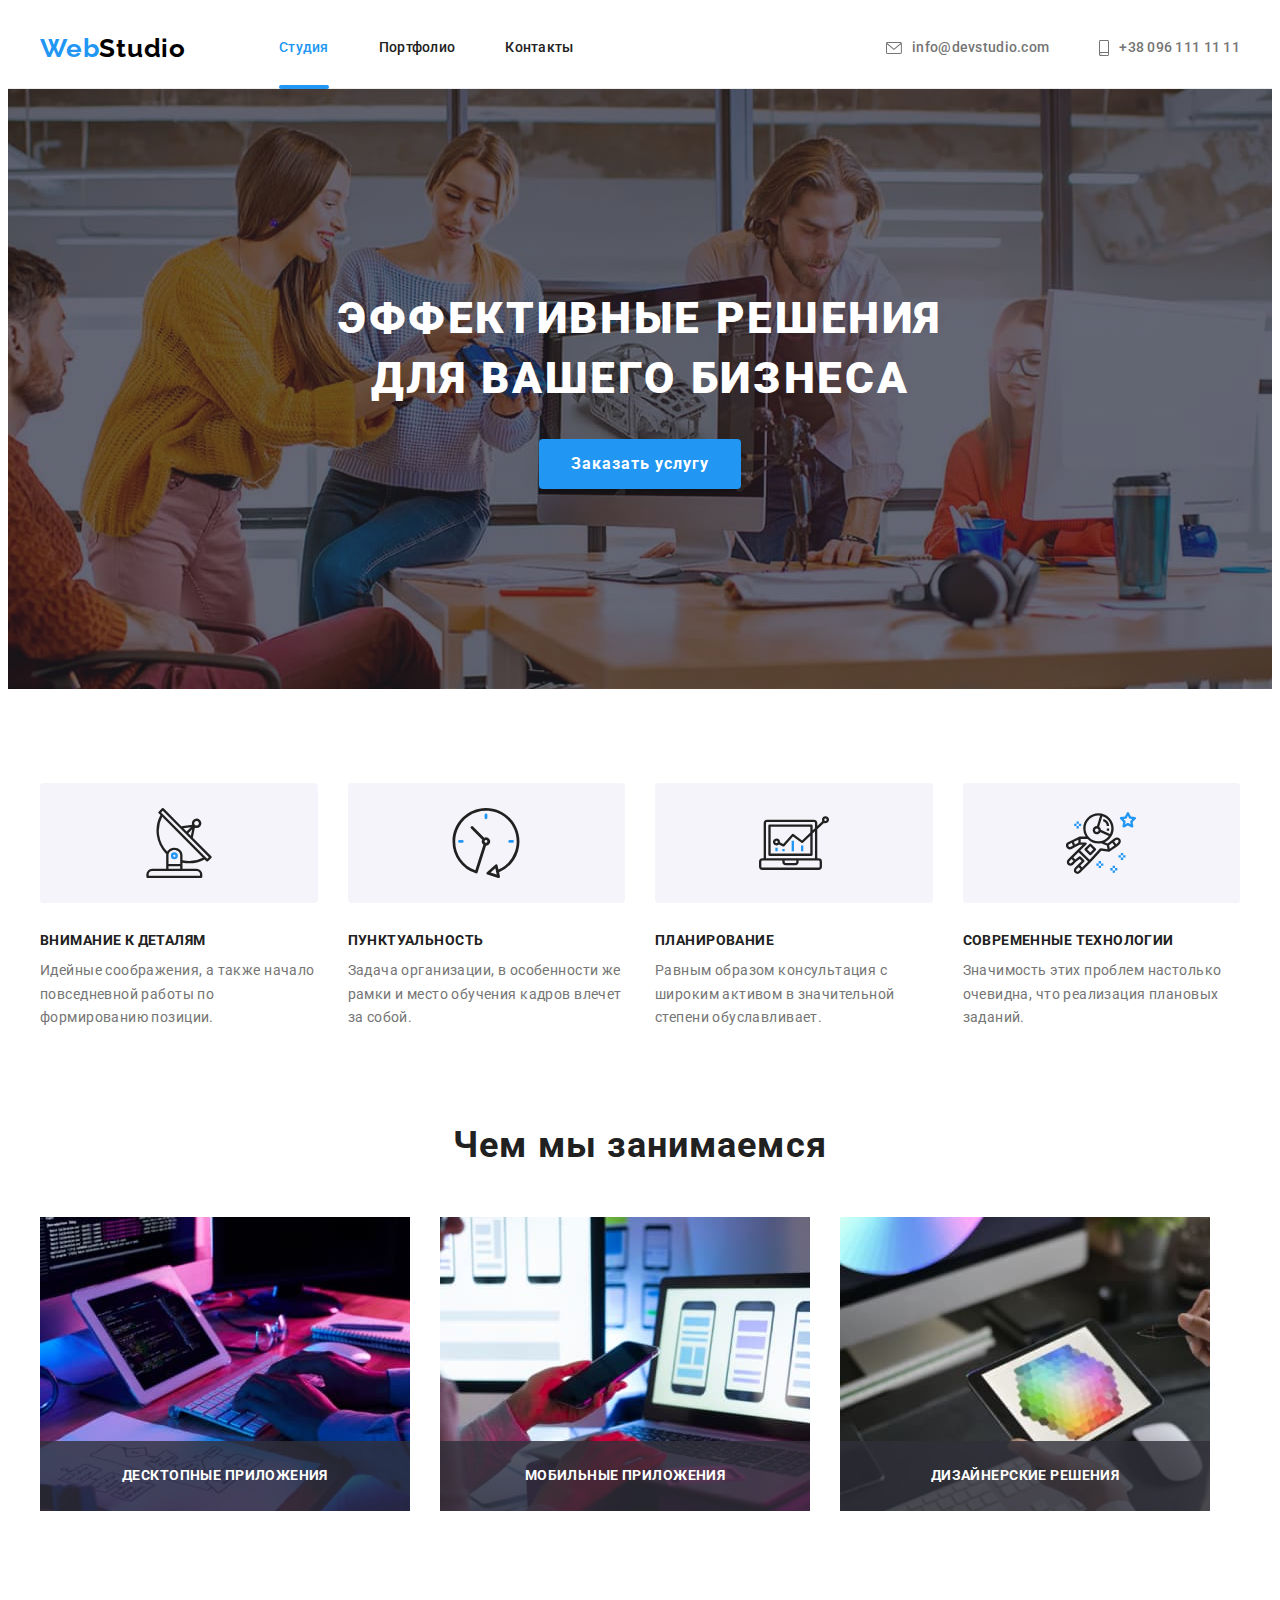
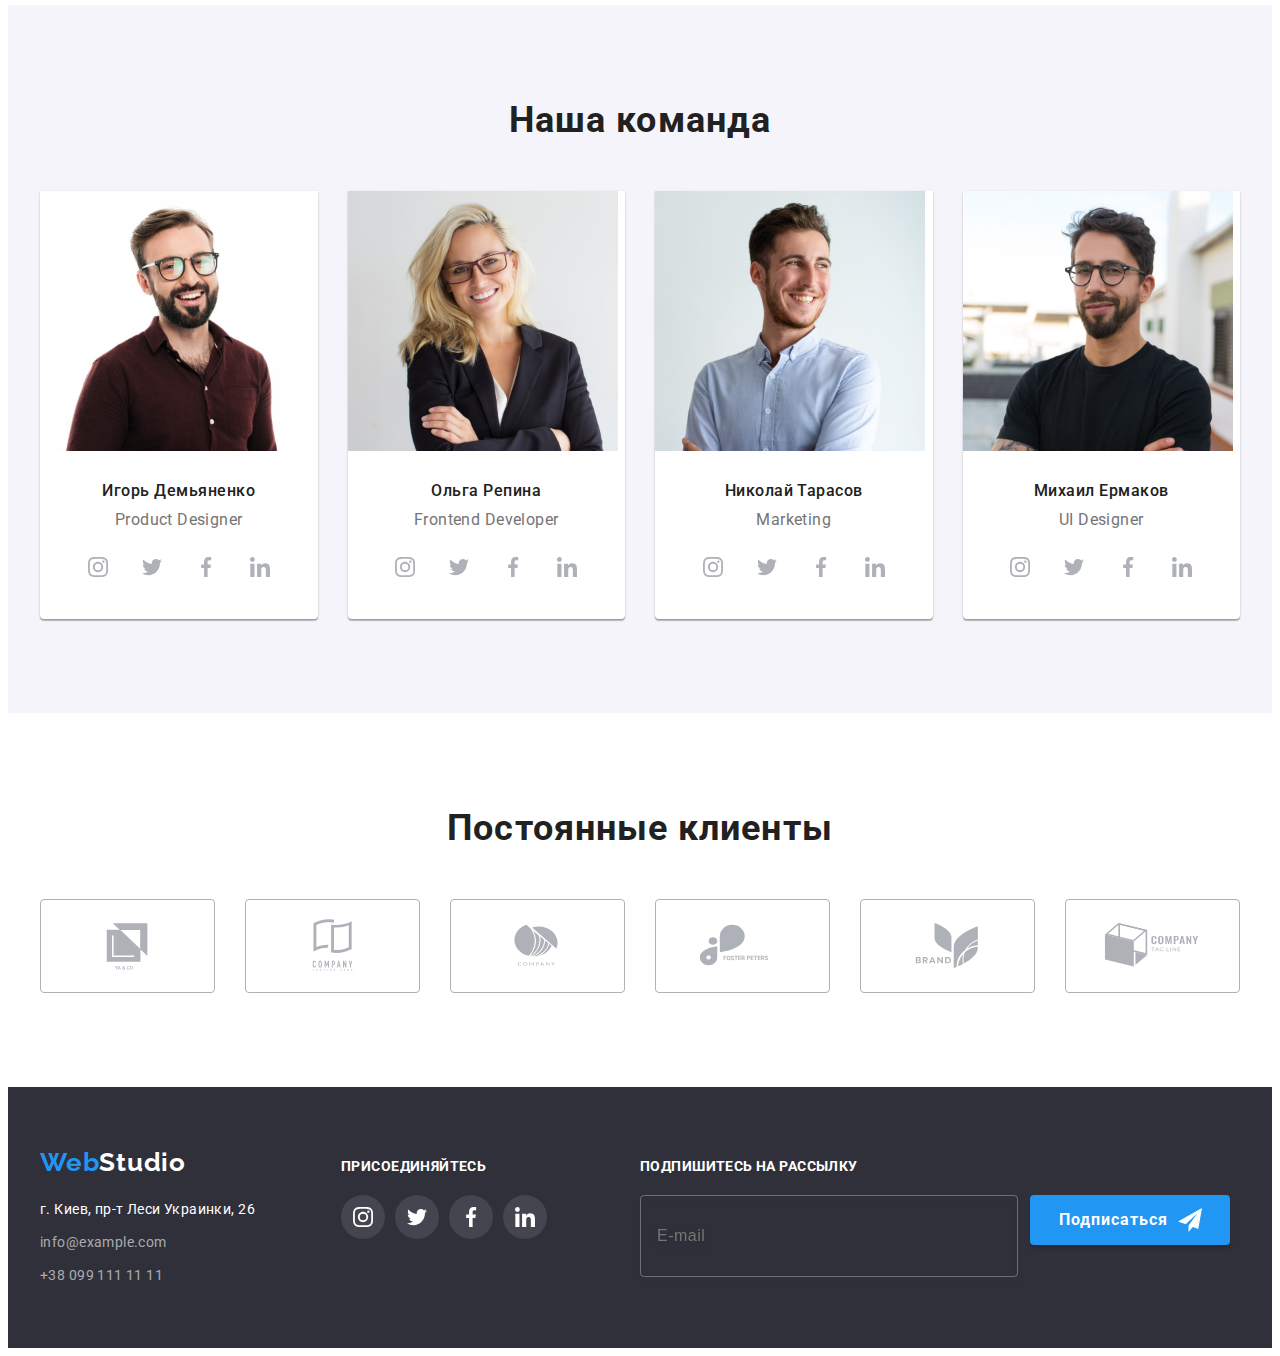
<file: index.html>
<!DOCTYPE html>
<html lang="ru">
  <head>
    <meta charset="UTF-8" />
    <meta http-equiv="X-UA-Compatible" content="IE=edge" />
    <meta name="viewport" content="width=device-width, initial-scale=1.0" />
    <link rel="preconnect" href="https://fonts.googleapis.com" />
    <link rel="preconnect" href="https://fonts.gstatic.com" crossorigin />
    <link
      href="https://fonts.googleapis.com/css2?family=Raleway:wght@700&family=Roboto:wght@400;500;700;900&display=swap"
      rel="stylesheet"
    />
    <title>Студия</title>
    <link
      rel="stylesheet"
      href="https://cdnjs.cloudflare.com/ajax/libs/modern-normalize/1.1.0/modern-normalize.min.css"
      integrity="sha512-wpPYUAdjBVSE4KJnH1VR1HeZfpl1ub8YT/NKx4PuQ5NmX2tKuGu6U/JRp5y+Y8XG2tV+wKQpNHVUX03MfMFn9Q=="
      crossorigin="anonymous"
      referrerpolicy="no-referrer"
    />
    <link rel="stylesheet" href="./css/styles.css" />
  </head>
  <body>
    <!-- Шапка сайта -->
    <header class="header">
      <div class="container">
        <a class="header-logo link" lang="en" href="./index.html"
          >Web<span class="logo-top">Studio</span></a
        >
        <nav class="header-nav">
          <ul class="header-list list">
            <li class="header-item">
              <a class="header-link link current" href="./index.html">Студия</a>
            </li>
            <li class="header-item">
              <a class="header-link link" href="./portfolio.html">Портфолио</a>
            </li>
            <li class="header-item">
              <a class="header-link link" href="">Контакты</a>
            </li>
          </ul>
        </nav>
        <ul class="header-contacts list">
          <li class="header-item">
            <a class="header-link link" href="mailto:info@devstudio.com"
              ><svg class="header-link-icon" width="16" height="12">
                <use href="./images/icons.svg#icon-envelope"></use></svg
              >info@devstudio.com</a
            >
          </li>
          <li class="header-item">
            <a class="header-link link" href="tel:+380961111111"
              ><svg class="header-link-icon" width="10" height="16">
                <use href="./images/icons.svg#icon-smartphone"></use></svg
              >+38 096 111 11 11</a
            >
          </li>
        </ul>
      </div>
    </header>
    <!-- Уникальный контент страницы -->
    <main>
      <!-- Герой -->
      <section class="hero">
        <div class="container">
          <h1 class="hero-title">Эффективные решения для вашего бизнеса</h1>
          <div class="hero-modal">
            <button class="hero-button btn" type="button" data-modal-open>Заказать услугу</button>
          </div>
        </div>
      </section>
      <!-- Преимущества компании -->
      <section class="advantages section">
        <div class="container">
          <h2 class="visually-hidden">Наши преимущества</h2>
          <ul class="advantages-list list">
            <li class="advantages-item">
              <div class="advantages-item-top">
                <svg class="advantages-item-top-icon" width="70" height="70">
                  <use href="./images/icons.svg#icon-antenna"></use>
                </svg>
              </div>
              <h3 class="advantages-item-title">Внимание к деталям</h3>
              <p class="advantages-item-text">
                Идейные соображения, а также начало повседневной работы по формированию позиции.
              </p>
            </li>
            <li class="advantages-item">
              <div class="advantages-item-top">
                <svg class="advantages-item-top-icon" width="70" height="70">
                  <use href="./images/icons.svg#icon-clock"></use>
                </svg>
              </div>
              <h3 class="advantages-item-title">Пунктуальность</h3>
              <p class="advantages-item-text">
                Задача организации, в особенности же рамки и место обучения кадров влечет за собой.
              </p>
            </li>
            <li class="advantages-item">
              <div class="advantages-item-top">
                <svg class="advantages-item-top-icon" width="70" height="70">
                  <use href="./images/icons.svg#icon-diagram"></use>
                </svg>
              </div>
              <h3 class="advantages-item-title">Планирование</h3>
              <p class="advantages-item-text">
                Равным образом консультация с широким активом в значительной степени обуславливает.
              </p>
            </li>
            <li class="advantages-item">
              <div class="advantages-item-top">
                <svg class="advantages-item-top-icon" width="70" height="70">
                  <use href="./images/icons.svg#icon-astronaut"></use>
                </svg>
              </div>
              <h3 class="advantages-item-title">Современные технологии</h3>
              <p class="advantages-item-text">
                Значимость этих проблем настолько очевидна, что реализация плановых заданий.
              </p>
            </li>
          </ul>
        </div>
      </section>
      <!-- Услуги компании -->
      <section class="activity section">
        <div class="container">
          <h2 class="activity-title">Чем мы занимаемся</h2>
          <ul class="activity-list list">
            <li class="activity-item">
              <div class="activity-item-content">
                <img
                  class="activity-item-content-image img"
                  src="./images/image-1.jpg"
                  alt="Написание сайтов"
                  width="370"
                  height="294"
                />
                <p class="activity-item-text">Десктопные приложения</p>
              </div>
            </li>
            <li class="activity-item">
              <div class="activity-item-content">
                <img
                  class="activity-item-content-image img"
                  src="./images/image-2.jpg"
                  alt="Создание веб-приложений"
                  width="370"
                  height="294"
                />
                <p class="activity-item-text">Мобильные приложения</p>
              </div>
            </li>
            <li class="activity-item">
              <div class="activity-item-content">
                <img
                  class="activity-item-content-image img"
                  src="./images/image-3.jpg"
                  alt="Дизайн"
                  width="370"
                  height="294"
                />
                <p class="activity-item-text">Дизайнерские решения</p>
              </div>
            </li>
          </ul>
        </div>
      </section>
      <!-- Сотрудники компании -->
      <section class="command section">
        <div class="container">
          <h2 class="command-title">Наша команда</h2>
          <ul class="command-list list">
            <li class="command-item">
              <img
                class="command-item-image img"
                src="./images/image-4.jpg"
                alt="Игорь Демьяненко"
                width="270"
                height="260"
              />
              <div class="command-card-content">
                <h3 class="command-item-title">Игорь Демьяненко</h3>
                <p class="command-item-text" lang="en">Product Designer</p>
                <ul class="command-social-list list">
                  <li class="command-social-item">
                    <a class="command-social-link link" href="">
                      <svg class="command-social-link-icon" width="20" height="20">
                        <use href="./images/icons.svg#icon-instagram"></use>
                      </svg>
                    </a>
                  </li>
                  <li class="command-social-item">
                    <a class="command-social-link link" href="">
                      <svg class="command-social-link-icon" width="20" height="20">
                        <use href="./images/icons.svg#icon-twitter"></use>
                      </svg>
                    </a>
                  </li>
                  <li class="command-social-item">
                    <a class="command-social-link link" href="">
                      <svg class="command-social-link-icon" width="20" height="20">
                        <use href="./images/icons.svg#icon-facebook"></use>
                      </svg>
                    </a>
                  </li>
                  <li class="command-social-item">
                    <a class="command-social-link link" href="">
                      <svg class="command-social-link-icon" width="20" height="20">
                        <use href="./images/icons.svg#icon-linkedin"></use>
                      </svg>
                    </a>
                  </li>
                </ul>
              </div>
            </li>
            <li class="command-item">
              <img
                class="command-item-image img"
                lang="en"
                src="./images/image-5.jpg"
                alt="Frontend Developer"
                width="270"
                height="260"
              />
              <div class="command-card-content">
                <h3 class="command-item-title">Ольга Репина</h3>
                <p class="command-item-text" lang="en">Frontend Developer</p>
                <ul class="command-social-list list">
                  <li class="command-social-item">
                    <a class="command-social-link link" href="">
                      <svg class="command-social-link-icon" width="20" height="20">
                        <use href="./images/icons.svg#icon-instagram"></use>
                      </svg>
                    </a>
                  </li>
                  <li class="command-social-item">
                    <a class="command-social-link link" href="">
                      <svg class="command-social-link-icon" width="20" height="20">
                        <use href="./images/icons.svg#icon-twitter"></use>
                      </svg>
                    </a>
                  </li>
                  <li class="command-social-item">
                    <a class="command-social-link link" href="">
                      <svg class="command-social-link-icon" width="20" height="20">
                        <use href="./images/icons.svg#icon-facebook"></use>
                      </svg>
                    </a>
                  </li>
                  <li class="command-social-item">
                    <a class="command-social-link link" href="">
                      <svg class="command-social-link-icon" width="20" height="20">
                        <use href="./images/icons.svg#icon-linkedin"></use>
                      </svg>
                    </a>
                  </li>
                </ul>
              </div>
            </li>
            <li class="command-item">
              <img
                class="command-item-image img"
                lang="en"
                src="./images/image-6.jpg"
                alt="Marketing"
                width="270"
                height="260"
              />
              <div class="command-card-content">
                <h3 class="command-item-title">Николай Тарасов</h3>
                <p class="command-item-text" lang="en">Marketing</p>
                <ul class="command-social-list list">
                  <li class="command-social-item">
                    <a class="command-social-link link" href="">
                      <svg class="command-social-link-icon" width="20" height="20">
                        <use href="./images/icons.svg#icon-instagram"></use>
                      </svg>
                    </a>
                  </li>
                  <li class="command-social-item">
                    <a class="command-social-link link" href="">
                      <svg class="command-social-link-icon" width="20" height="20">
                        <use href="./images/icons.svg#icon-twitter"></use>
                      </svg>
                    </a>
                  </li>
                  <li class="command-social-item">
                    <a class="command-social-link link" href="">
                      <svg class="command-social-link-icon" width="20" height="20">
                        <use href="./images/icons.svg#icon-facebook"></use>
                      </svg>
                    </a>
                  </li>
                  <li class="command-social-item">
                    <a class="command-social-link link" href="">
                      <svg class="command-social-link-icon" width="20" height="20">
                        <use href="./images/icons.svg#icon-linkedin"></use>
                      </svg>
                    </a>
                  </li>
                </ul>
              </div>
            </li>
            <li class="command-item">
              <img
                class="command-item-image img"
                lang="en"
                src="./images/image-7.jpg"
                alt="UI Designer"
                width="270"
                height="260"
              />
              <div class="command-card-content">
                <h3 class="command-item-title">Михаил Ермаков</h3>
                <p class="command-item-text" lang="en">UI Designer</p>
                <ul class="command-social-list list">
                  <li class="command-social-item">
                    <a class="command-social-link link" href="">
                      <svg class="command-social-link-icon" width="20" height="20">
                        <use href="./images/icons.svg#icon-instagram"></use>
                      </svg>
                    </a>
                  </li>
                  <li class="command-social-item">
                    <a class="command-social-link link" href="">
                      <svg class="command-social-link-icon" width="20" height="20">
                        <use href="./images/icons.svg#icon-twitter"></use>
                      </svg>
                    </a>
                  </li>
                  <li class="command-social-item">
                    <a class="command-social-link link" href="">
                      <svg class="command-social-link-icon" width="20" height="20">
                        <use href="./images/icons.svg#icon-facebook"></use>
                      </svg>
                    </a>
                  </li>
                  <li class="command-social-item">
                    <a class="command-social-link link" href="">
                      <svg class="command-social-link-icon" width="20" height="20">
                        <use href="./images/icons.svg#icon-linkedin"></use>
                      </svg>
                    </a>
                  </li>
                </ul>
              </div>
            </li>
          </ul>
        </div>
      </section>
      <section class="clients section">
        <div class="container">
          <h2 class="clients-title">Постоянные клиенты</h2>
          <ul class="clients-list list">
            <li class="clients-item">
              <a class="clients-link link" href="">
                <svg class="clients-link-icon" width="106" height="60">
                  <use href="./images/icons.svg#icon-logo-1"></use></svg
              ></a>
            </li>
            <li class="clients-item">
              <a class="clients-link link" href=""
                ><svg class="clients-link-icon" width="106" height="60">
                  <use href="./images/icons.svg#icon-logo-2"></use></svg
              ></a>
            </li>
            <li class="clients-item">
              <a class="clients-link link" href=""
                ><svg class="clients-link-icon" width="106" height="60">
                  <use href="./images/icons.svg#icon-logo-3"></use></svg
              ></a>
            </li>
            <li class="clients-item">
              <a class="clients-link link" href=""
                ><svg class="clients-link-icon" width="106" height="60">
                  <use href="./images/icons.svg#icon-logo-4"></use></svg
              ></a>
            </li>
            <li class="clients-item">
              <a class="clients-link link" href=""
                ><svg class="clients-link-icon" width="106" height="60">
                  <use href="./images/icons.svg#icon-logo-5"></use></svg
              ></a>
            </li>
            <li class="clients-item">
              <a class="clients-link link" href=""
                ><svg class="clients-link-icon" width="106" height="60">
                  <use href="./images/icons.svg#icon-logo-6"></use></svg
              ></a>
            </li>
          </ul>
        </div>
      </section>
    </main>
    <!-- Футер -->
    <footer class="footer">
      <div class="container">
        <div class="footer-contacts">
          <a class="footer-contacts-logo link" lang="en" href="./index.html"
            >Web<span class="logo-bottom">Studio</span></a
          >
          <address class="footer-contacts-address">
            <p class="footer-contacts-text">г. Киев, пр-т Леси Украинки, 26</p>
            <ul class="footer-contacts-list list">
              <li class="footer-contacts-item">
                <a class="footer-contacts-link link" href="mailto:info@example.com"
                  >info@example.com</a
                >
              </li>
              <li class="footer-contacts-item">
                <a class="footer-contacts-link link" href="tel:+380991111111">+38 099 111 11 11</a>
              </li>
            </ul>
          </address>
        </div>
        <div class="footer-social">
          <p class="footer-social-appeal">Присоединяйтесь</p>
          <ul class="footer-social-list list">
            <li class="footer-social-item">
              <a class="footer-social-link link" href="">
                <svg class="footer-social-link-icon" width="20" height="20">
                  <use href="./images/icons.svg#icon-instagram"></use>
                </svg>
              </a>
            </li>
            <li class="footer-social-item">
              <a class="footer-social-link link" href="">
                <svg class="footer-social-link-icon" width="20" height="20">
                  <use href="./images/icons.svg#icon-twitter"></use>
                </svg>
              </a>
            </li>
            <li class="footer-social-item">
              <a class="footer-social-link link" href="">
                <svg class="footer-social-link-icon" width="20" height="20">
                  <use href="./images/icons.svg#icon-facebook"></use>
                </svg>
              </a>
            </li>
            <li class="footer-soc-item">
              <a class="footer-social-link link" href="">
                <svg class="footer-social-link-icon" width="20" height="20">
                  <use href="./images/icons.svg#icon-linkedin"></use>
                </svg>
              </a>
            </li>
          </ul>
        </div>
        <div class="footer-subscription">
          <p class="footer-subscriptiont-appeal">Подпишитесь на рассылку</p>
          <form class="footer-subscription-form">
            <label class="footer-subscription-form-label">
              <input
                class="footer-subscription-form-input input"
                type="email"
                name="user-email"
                placeholder="E-mail"
              />
            </label>
            <button class="footer-subscription-form-button btn" type="submit">
              Подписаться
              <svg class="footer-subscription-form-icon" width="24" height="24">
                <use href="./images/icons.svg#icon-send"></use>
              </svg>
            </button>
          </form>
        </div>
      </div>
    </footer>
    <div class="backdrop is-hidden" data-modal>
      <div class="modal">
        <button class="button-close" type="button" title="Закрыть" data-modal-close>
          <svg class="button-сlose-icon" width="11" height="11">
            <use href="./images/icons.svg#icon-close"></use>
          </svg>
        </button>
        <form class="modal-form">
          <p class="modal-form-appeal">Оставьте свои данные, мы вам перезвоним</p>
          <ul class="modal-form-list list">
            <li class="modal-form-item">
              <label class="modal-form-label" for="name">Имя</label>
              <div class="modal-form-area">
                <input class="modal-form-input input" type="text" name="user-name" id="name" />
                <svg class="modal-form-icon" width="18" height="18">
                  <use href="./images/icons.svg#icon-modal-1"></use>
                </svg>
              </div>
            </li>
            <li class="modal-form-item">
              <label class="modal-form-label" for="tel">Телефон</label>
              <div class="modal-form-area">
                <input class="modal-form-input input" type="tel" name="user-tel" id="tel" />
                <svg class="modal-form-icon" width="18" height="18">
                  <use href="./images/icons.svg#icon-modal-2"></use>
                </svg>
              </div>
            </li>
            <li class="modal-form-item">
              <label class="modal-form-label" for="email">Почта</label>
              <div class="modal-form-area">
                <input class="modal-form-input input" type="email" name="user-email" id="email" />
                <svg class="modal-form-icon" width="18" height="18">
                  <use href="./images/icons.svg#icon-modal-3"></use>
                </svg>
              </div>
            </li>
          </ul>
          <div class="modal-form-comment">
            <label class="modal-form-comment-label" for="comment">Комментарий</label>
            <textarea
              class="modal-form-comment-textarea textarea"
              name="user-comment"
              id="comment"
              placeholder="Введите текст"
            ></textarea>
          </div>
          <div class="modal-form-checkbox">
            <label class="modal-form-checkbox-label">
              <input
                class="modal-form-checkbox-consent visually-hidden"
                type="checkbox"
                name="consent"
                id="consent"
              />
              <svg class="modal-form-checkbox-icon" width="16" height="15">
                <use href="./images/icons.svg#icon-modal-4"></use>
              </svg>
              Соглашаюсь с рассылкой и принимаю&nbsp;
              <a class="modal-form-checkbox-link link" href="">Условия договора</a></label
            >
          </div>
          <button class="modal-form-button btn" type="submit">Отправить</button>
        </form>
      </div>
    </div>
    <script src="./js/modal.js"></script>
  </body>
</html>
</file>
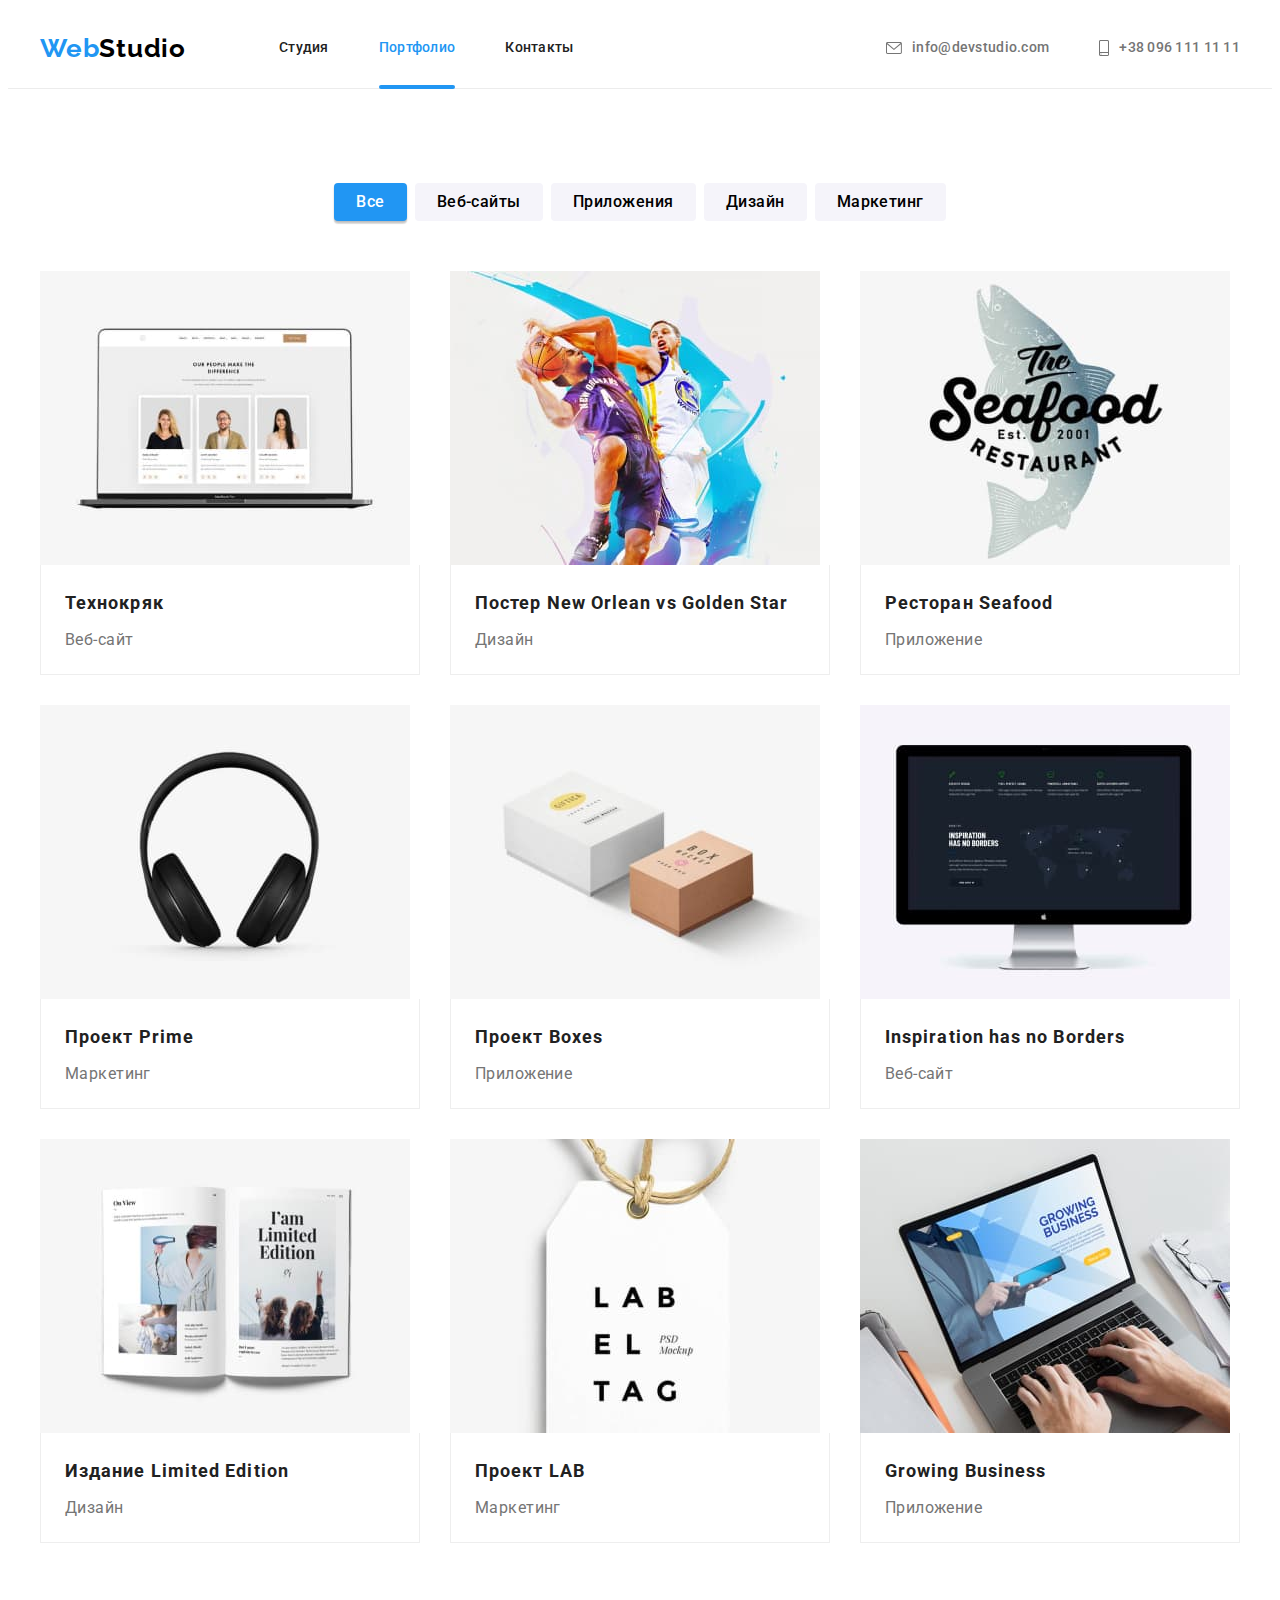
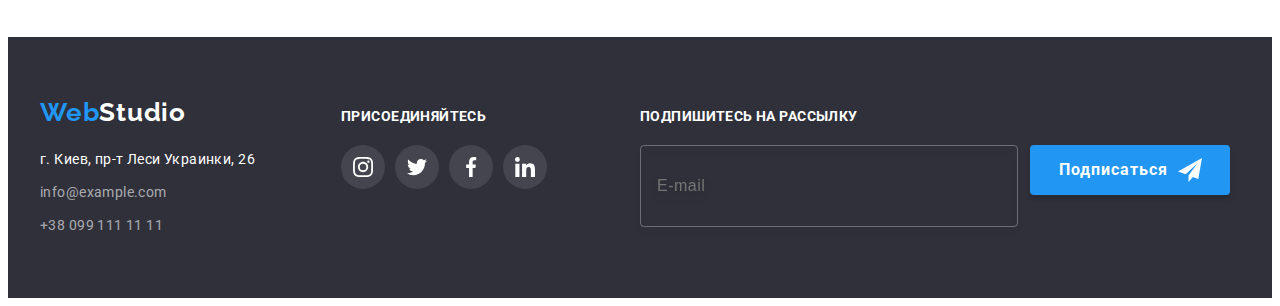
<file: portfolio.html>
<!DOCTYPE html>
<html lang="ru">
  <head>
    <meta charset="UTF-8" />
    <meta http-equiv="X-UA-Compatible" content="IE=edge" />
    <meta name="viewport" content="width=device-width, initial-scale=1.0" />
    <link rel="preconnect" href="https://fonts.googleapis.com" />
    <link rel="preconnect" href="https://fonts.gstatic.com" crossorigin />
    <link
      href="https://fonts.googleapis.com/css2?family=Raleway:wght@700&family=Roboto:wght@400;500;700;900&display=swap"
      rel="stylesheet"
    />
    <title>Портфолио</title>
    <link
      rel="stylesheet"
      href="https://cdnjs.cloudflare.com/ajax/libs/modern-normalize/1.1.0/modern-normalize.min.css"
      integrity="sha512-wpPYUAdjBVSE4KJnH1VR1HeZfpl1ub8YT/NKx4PuQ5NmX2tKuGu6U/JRp5y+Y8XG2tV+wKQpNHVUX03MfMFn9Q=="
      crossorigin="anonymous"
      referrerpolicy="no-referrer"
    />
    <link rel="stylesheet" href="./css/styles.css" />
  </head>
  <body>
    <!-- Шапка сайта -->
    <header class="header">
      <div class="container">
        <a class="header-logo link" lang="en" href="./index.html"
          >Web<span class="logo-top">Studio</span></a
        >
        <nav class="header-nav">
          <ul class="header-list list">
            <li class="header-item">
              <a class="header-link link" href="./index.html">Студия</a>
            </li>
            <li class="header-item">
              <a class="header-link link current" href="./portfolio.html">Портфолио</a>
            </li>
            <li class="header-item">
              <a class="header-link link" href="">Контакты</a>
            </li>
          </ul>
        </nav>
        <ul class="header-contacts list">
          <li class="header-item">
            <a class="header-link link" href="mailto:info@devstudio.com"
              ><svg class="header-link-icon" width="16" height="12">
                <use href="./images/icons.svg#icon-envelope"></use></svg
              >info@devstudio.com</a
            >
          </li>
          <li class="header-item">
            <a class="header-link link" href="tel:+380961111111"
              ><svg class="header-link-icon" width="10" height="16">
                <use href="./images/icons.svg#icon-smartphone"></use></svg
              >+38 096 111 11 11</a
            >
          </li>
        </ul>
      </div>
    </header>
    <!-- Уникальный контент страницы -->
    <main>
      <!-- Примеры работ -->
      <section class="examples section">
        <div class="container">
          <h1 class="visually-hidden">Примеры работ</h1>
          <ul class="examples-list list">
            <li class="examples-item">
              <button class="examples-button btn current-btn" type="button">Все</button>
            </li>
            <li class="examples-item">
              <button class="examples-button btn" type="button">Веб-сайты</button>
            </li>
            <li class="examples-item">
              <button class="examples-button btn" type="button">Приложения</button>
            </li>
            <li class="examples-item">
              <button class="examples-button btn" type="button">Дизайн</button>
            </li>
            <li class="examples-item">
              <button class="examples-button btn" type="button">Маркетинг</button>
            </li>
          </ul>
          <ul class="samples-list list">
            <li class="samples-item">
              <a class="samples-link link" href="">
                <div class="samples-card-content-top">
                  <img
                    class="samples-item-image img"
                    src="./images/image-8.jpg"
                    alt="Ноутбук"
                    width="370"
                    height="294"
                  />
                  <div class="samples-card-content-overlay">
                    <p class="samples-item-text-overlay">
                      Ресурс предлагает комплексные предложения с разным уровнем функционала и
                      сервисов. Все это позволит посетителю получить исчерпывающие сведения о
                      компании или частном лице.
                    </p>
                  </div>
                </div>
                <div class="samples-card-content-bot">
                  <h2 class="samples-item-title">Технокряк</h2>
                  <p class="samples-item-text">Веб-сайт</p>
                </div>
              </a>
            </li>
            <li class="samples-item">
              <a class="samples-link link" href="">
                <div class="samples-card-content-top">
                  <img
                    class="samples-item-image img"
                    src="./images/image-9.jpg"
                    alt="Баскетболисты"
                    width="370"
                    height="294"
                  />
                  <div class="samples-card-content-overlay">
                    <p class="samples-item-text-overlay">
                      Ресурс предлагает комплексные предложения с разным уровнем функционала и
                      сервисов. Все это позволит посетителю получить исчерпывающие сведения о
                      компании или частном лице.
                    </p>
                  </div>
                </div>
                <div class="samples-card-content-bot">
                  <h2 class="samples-item-title">
                    Постер <span lang="en">New Orlean vs Golden Star</span>
                  </h2>
                  <p class="samples-item-text">Дизайн</p>
                </div>
              </a>
            </li>
            <li class="samples-item">
              <a class="samples-link link" href="">
                <div class="samples-card-content-top">
                  <img
                    class="samples-item-image img"
                    src="./images/image-10.jpg"
                    alt="Логотип"
                    width="370"
                    height="294"
                  />
                  <div class="samples-card-content-overlay">
                    <p class="samples-item-text-overlay">
                      Ресурс предлагает комплексные предложения с разным уровнем функционала и
                      сервисов. Все это позволит посетителю получить исчерпывающие сведения о
                      компании или частном лице.
                    </p>
                  </div>
                </div>
                <div class="samples-card-content-bot">
                  <h2 class="samples-item-title">Ресторан <span lang="en">Seafood</span></h2>
                  <p class="samples-item-text">Приложение</p>
                </div>
              </a>
            </li>
            <li class="samples-item">
              <a class="samples-link link" href="">
                <div class="samples-card-content-top">
                  <img
                    class="samples-item-image img"
                    src="./images/image-11.jpg"
                    alt="Наушники"
                    width="370"
                    height="294"
                  />
                  <div class="samples-card-content-overlay">
                    <p class="samples-item-text-overlay">
                      Ресурс предлагает комплексные предложения с разным уровнем функционала и
                      сервисов. Все это позволит посетителю получить исчерпывающие сведения о
                      компании или частном лице.
                    </p>
                  </div>
                </div>
                <div class="samples-card-content-bot">
                  <h2 class="samples-item-title">Проект <span lang="en">Prime</span></h2>
                  <p class="samples-item-text">Маркетинг</p>
                </div>
              </a>
            </li>
            <li class="samples-item">
              <a class="samples-link link" href="">
                <div class="samples-card-content-top">
                  <img
                    class="samples-item-image img"
                    src="./images/image-12.jpg"
                    alt="Коробки"
                    width="370"
                    height="294"
                  />
                  <div class="samples-card-content-overlay">
                    <p class="samples-item-text-overlay">
                      Ресурс предлагает комплексные предложения с разным уровнем функционала и
                      сервисов. Все это позволит посетителю получить исчерпывающие сведения о
                      компании или частном лице.
                    </p>
                  </div>
                </div>
                <div class="samples-card-content-bot">
                  <h2 class="samples-item-title">Проект <span lang="en">Boxes</span></h2>
                  <p class="samples-item-text">Приложение</p>
                </div>
              </a>
            </li>
            <li class="samples-item">
              <a class="samples-link link" href="">
                <div class="samples-card-content-top">
                  <img
                    class="samples-item-image img"
                    src="./images/image-13.jpg"
                    alt="Монитор"
                    width="370"
                    height="294"
                  />
                  <div class="samples-card-content-overlay">
                    <p class="samples-item-text-overlay">
                      Ресурс предлагает комплексные предложения с разным уровнем функционала и
                      сервисов. Все это позволит посетителю получить исчерпывающие сведения о
                      компании или частном лице.
                    </p>
                  </div>
                </div>
                <div class="samples-card-content-bot">
                  <h2 class="samples-item-title" lang="en">Inspiration has no Borders</h2>
                  <p class="samples-item-text">Веб-сайт</p>
                </div>
              </a>
            </li>
            <li class="samples-item">
              <a class="samples-link link" href="">
                <div class="samples-card-content-top">
                  <img
                    class="samples-item-image img"
                    src="./images/image-14.jpg"
                    alt="Книга"
                    width="370"
                    height="294"
                  />
                  <div class="samples-card-content-overlay">
                    <p class="samples-item-text-overlay">
                      Ресурс предлагает комплексные предложения с разным уровнем функционала и
                      сервисов. Все это позволит посетителю получить исчерпывающие сведения о
                      компании или частном лице.
                    </p>
                  </div>
                </div>
                <div class="samples-card-content-bot">
                  <h2 class="samples-item-title">Издание <span lang="en">Limited Edition</span></h2>
                  <p class="samples-item-text">Дизайн</p>
                </div>
              </a>
            </li>
            <li class="samples-item">
              <a class="samples-link link" href="">
                <div class="samples-card-content-top">
                  <img
                    class="samples-item-image img"
                    src="./images/image-15.jpg"
                    alt="Бирка"
                    width="370"
                    height="294"
                  />
                  <div class="samples-card-content-overlay">
                    <p class="samples-item-text-overlay">
                      Ресурс предлагает комплексные предложения с разным уровнем функционала и
                      сервисов. Все это позволит посетителю получить исчерпывающие сведения о
                      компании или частном лице.
                    </p>
                  </div>
                </div>
                <div class="samples-card-content-bot">
                  <h2 class="samples-item-title">Проект <span lang="en">LAB</span></h2>
                  <p class="samples-item-text">Маркетинг</p>
                </div>
              </a>
            </li>
            <li class="samples-item">
              <a class="samples-link link" href="">
                <div class="samples-card-content-top">
                  <img
                    class="samples-item-image img"
                    src="./images/image-16.jpg"
                    alt="Ноутбук"
                    width="370"
                    height="294"
                  />
                  <div class="samples-card-content-overlay">
                    <p class="samples-item-text-overlay">
                      Ресурс предлагает комплексные предложения с разным уровнем функционала и
                      сервисов. Все это позволит посетителю получить исчерпывающие сведения о
                      компании или частном лице.
                    </p>
                  </div>
                </div>
                <div class="samples-card-content-bot">
                  <h2 class="samples-item-title" lang="en">Growing Business</h2>
                  <p class="samples-item-text">Приложение</p>
                </div>
              </a>
            </li>
          </ul>
        </div>
      </section>
    </main>
    <!-- Футер -->
    <footer class="footer">
      <div class="container">
        <div class="footer-contacts">
          <a class="footer-contacts-logo link" lang="en" href="./index.html"
            >Web<span class="logo-bottom">Studio</span></a
          >
          <address class="footer-contacts-address">
            <p class="footer-contacts-text">г. Киев, пр-т Леси Украинки, 26</p>
            <ul class="footer-contacts-list list">
              <li class="footer-contacts-item">
                <a class="footer-contacts-link link" href="mailto:info@example.com"
                  >info@example.com</a
                >
              </li>
              <li class="footer-contacts-item">
                <a class="footer-contacts-link link" href="tel:+380991111111">+38 099 111 11 11</a>
              </li>
            </ul>
          </address>
        </div>
        <div class="footer-social">
          <p class="footer-social-appeal">Присоединяйтесь</p>
          <ul class="footer-social-list list">
            <li class="footer-social-item">
              <a class="footer-social-link link" href="">
                <svg class="footer-social-link-icon" width="20" height="20">
                  <use href="./images/icons.svg#icon-instagram"></use>
                </svg>
              </a>
            </li>
            <li class="footer-social-item">
              <a class="footer-social-link link" href="">
                <svg class="footer-social-link-icon" width="20" height="20">
                  <use href="./images/icons.svg#icon-twitter"></use>
                </svg>
              </a>
            </li>
            <li class="footer-social-item">
              <a class="footer-social-link link" href="">
                <svg class="footer-social-link-icon" width="20" height="20">
                  <use href="./images/icons.svg#icon-facebook"></use>
                </svg>
              </a>
            </li>
            <li class="footer-soc-item">
              <a class="footer-social-link link" href="">
                <svg class="footer-social-link-icon" width="20" height="20">
                  <use href="./images/icons.svg#icon-linkedin"></use>
                </svg>
              </a>
            </li>
          </ul>
        </div>
        <div class="footer-subscription">
          <p class="footer-subscriptiont-appeal">Подпишитесь на рассылку</p>
          <form class="footer-subscription-form">
            <input
              class="footer-subscription-form-input input"
              type="email"
              name="user-email"
              placeholder="E-mail"
            />
            <button class="footer-subscription-form-button btn" type="submit">
              Подписаться
              <svg class="footer-subscription-form-icon" width="24" height="24">
                <use href="./images/icons.svg#icon-send"></use>
              </svg>
            </button>
          </form>
        </div>
      </div>
    </footer>
  </body>
</html>
</file>
<file: css/styles.css>
:root {
  --text-main-color: #212121;
  --text-secondary-color: #757575;
  --text-light-color: #ffffff;
  --text-light-transparent-color: rgba(255, 255, 255, 0.6);
  --text-dark-color: #000000;
  --text-accent-color: #2196f3;
  --bg-main-color: #ffffff;
  --bg-light-color: #f5f4fa;
  --bg-dark-color: #2f303a;
  --bg-accent-color: #2196f3;
  --bg-accent-btn-color: #188ce8;
  --bg-first-hero-color: rgba(47, 48, 58, 0.4);
  --bg-last-hero-color: #c4c4c4;
  --bg-portfolio-example-thumb-color: rgba(33, 150, 243, 0.9);
  --bg-activity-text-thumb-color: rgba(47, 48, 58, 0.8);
  --social-icon-main-color: #afb1b8;
  --social-icon-footer-color: #ffffff;
  --social-icon-bg-footer-color: rgba(255, 255, 255, 0.1);
  --border-header-color: #ececec;
  --border-card-color: #eeeeee;
  --border-subscription-input-color: rgba(255, 255, 255, 0.3);
  --border-input-textarea-color: rgba(33, 33, 33, 0.2);
  --border-comment-textarea-color: rgba(117, 117, 117, 0.5);
  --backdrop-color: rgba(0, 0, 0, 0.2);
  --main-gap: 30px;
}
/*--------------GENERAL------------*/
p,
h1,
h2,
h3,
h4,
h5,
h6 {
  margin: 0;
}
ul {
  margin: 0;
  padding-left: 0;
}
body {
  font-weight: 400;
  background-color: var(--bg-main-color);
  color: var(--text-main-color);
  font-family: 'Roboto', sans-serif;
  font-size: 14px;
  line-height: 1.71;
  letter-spacing: 0.03em;
}
.input,
.textarea {
  background-color: transparent;
  outline: none;
}
.container {
  width: 1200px;
  padding-left: 15px;
  padding-right: 15px;
  margin: 0 auto;
}
.section {
  padding-top: 94px;
  padding-bottom: 94px;
}
.img {
  display: block;
  max-width: 100%;
  height: auto;
}
.link {
  color: var(--text-main-color);
  text-decoration: none;
}
.list {
  list-style: none;
}
.visually-hidden {
  position: absolute;
  white-space: nowrap;
  width: 1px;
  height: 1px;
  overflow: hidden;
  border: 0;
  padding: 0;
  clip: rect(0 0 0 0);
  clip-path: inset(50%);
  margin: -1px;
}
.btn {
  font-family: inherit;
  font-size: 16px;
  text-align: center;
  cursor: pointer;
}
/*--------------HEADER------------*/
.header {
  border-bottom: 1px solid var(--border-header-color);
}
.header .container {
  display: flex;
  align-items: center;
}
.header-logo {
  margin-right: 93px;
  padding-top: 24px;
  padding-bottom: 24px;
  display: block;
  color: var(--text-accent-color);
  font-family: 'Raleway', sans-serif;
  font-weight: 700;
  font-size: 26px;
  line-height: 1.19;
  letter-spacing: 0.03em;
}
.logo-top {
  color: var(--text-dark-color);
}
.header-list {
  display: flex;
}
.header-list .header-item:not(:last-child) {
  margin-right: 50px;
}
.header-link {
  display: block;
  padding-top: 32px;
  padding-bottom: 32px;
  font-weight: 500;
  font-size: 14px;
  line-height: 1.14;
  letter-spacing: 0.02em;
  transition: color 250ms cubic-bezier(0.4, 0, 0.2, 1);
}
.current {
  color: var(--text-accent-color);
  position: relative;
}
.current::after {
  content: '';
  position: absolute;
  left: 0;
  bottom: -1px;
  width: 100%;
  height: 4px;
  border-radius: 2px;
  background-color: var(--bg-accent-color);
}
.header-contacts {
  display: flex;
  margin-left: auto;
}
.header-contacts .header-item:first-child {
  margin-right: 50px;
}
.header-contacts .header-link {
  display: flex;
  align-items: center;
  justify-content: center;
  color: var(--text-secondary-color);
}
.header-link-icon {
  fill: currentColor;
  margin-right: 10px;
}
.header-link:hover,
.header-link:focus {
  color: var(--text-accent-color);
}
/*--------------HERO------------*/
.hero {
  max-width: 1600px;
  padding-top: 200px;
  padding-bottom: 200px;
  margin: 0 auto;
  background-color: var(--bg-last-hero-color);
  background-image: linear-gradient(var(--bg-first-hero-color), var(--bg-first-hero-color)),
    url(../images/img-hero.jpg);
  background-repeat: no-repeat;
  background-position: center;
  background-size: cover;
}
.hero-title {
  color: var(--text-light-color);
  font-weight: 900;
  font-size: 44px;
  line-height: 1.36;
  text-align: center;
  letter-spacing: 0.06em;
  text-transform: uppercase;
  margin-bottom: var(--main-gap);
  max-width: 696px;
  margin-left: auto;
  margin-right: auto;
}
.hero-button {
  padding-top: 10px;
  padding-right: 32px;
  padding-bottom: 10px;
  padding-left: 32px;
  border: 0;
  background-color: var(--bg-accent-color);
  color: var(--text-light-color);
  font-weight: 700;
  line-height: 1.88;
  letter-spacing: 0.06em;
  display: block;
  height: 50px;
  min-width: 200px;
  margin-left: auto;
  margin-right: auto;
  border-radius: 4px;
  box-shadow: 0px 4px 4px rgba(0, 0, 0, 0.15);
  transition: background-color 250ms cubic-bezier(0.4, 0, 0.2, 1);
}
.hero-button:hover,
.hero-button:focus {
  background-color: var(--bg-accent-btn-color);
}
/*--------------ADVANTAGES------------*/
.advantages-list {
  display: flex;
  margin-right: calc(-1 * var(--main-gap));
}
.advantages-item {
  flex-basis: calc(100% / 4 - var(--main-gap));
  margin-right: var(--main-gap);
}
.advantages-item-title {
  font-size: 14px;
  line-height: 1.14;
  text-transform: uppercase;
  margin-bottom: 10px;
  letter-spacing: 0.03em;
}
.advantages-item-text {
  color: var(--text-secondary-color);
}
.advantages-item-top {
  display: flex;
  justify-content: center;
  align-items: center;
  height: 120px;
  border-radius: 4px;
  margin-bottom: var(--main-gap);
  background-color: var(--bg-light-color);
}
/*--------------ACTIVITY------------*/
.activity.section {
  padding-top: 0;
}
.activity-title {
  font-size: 36px;
  line-height: 1.17;
  text-align: center;
  margin-bottom: 50px;
  letter-spacing: 0.03em;
}
.activity-list {
  display: flex;
}
.activity-item:not(:last-child) {
  margin-right: var(--main-gap);
}
.activity-item-content {
  position: relative;
}
.activity-item-text {
  position: absolute;
  left: 0;
  bottom: 0;
  display: flex;
  justify-content: center;
  align-items: center;
  width: 100%;
  min-height: 70px;
  font-weight: 700;
  text-align: center;
  text-transform: uppercase;
  color: var(--text-light-color);
  background: var(--bg-activity-text-thumb-color);
}
/*--------------COMMAND------------*/
.command {
  background-color: var(--bg-light-color);
}
.command-title {
  font-size: 36px;
  line-height: 1.17;
  text-align: center;
  margin-bottom: 50px;
  letter-spacing: 0.03em;
}
.command-list {
  display: flex;
  margin-right: calc(-1 * var(--main-gap));
}
.command-item {
  flex-basis: calc(100% / 4 - var(--main-gap));
  margin-right: var(--main-gap);
  background-color: var(--bg-main-color);
  border-radius: 0px 0px 4px 4px;
  box-shadow: 0px 1px 3px rgba(0, 0, 0, 0.12), 0px 1px 1px rgba(0, 0, 0, 0.14),
    0px 2px 1px rgba(0, 0, 0, 0.2);
}
.command-card-content {
  padding: var(--main-gap);
}
.command-item-title {
  font-weight: 500;
  font-size: 16px;
  line-height: 1.19;
  text-align: center;
  margin-bottom: 10px;
  letter-spacing: 0.03em;
}
.command-item-text {
  font-size: 16px;
  line-height: 1.19;
  text-align: center;
  color: var(--text-secondary-color);
  margin-bottom: 16px;
}
.command-social-list {
  display: flex;
  justify-content: center;
}
.command-social-link {
  display: flex;
  justify-content: center;
  align-items: center;
  width: 44px;
  height: 44px;
  border-radius: 50%;
  fill: var(--social-icon-main-color);
  transition: fill 250ms cubic-bezier(0.4, 0, 0.2, 1),
    background-color 250ms cubic-bezier(0.4, 0, 0.2, 1);
}
.command-social-item:not(:last-child) {
  margin-right: 10px;
}
.command-social-link:hover,
.command-social-link:focus {
  fill: var(--bg-main-color);
  background-color: var(--text-accent-color);
}
/*--------------CLIENTS------------*/
.clients-title {
  font-size: 36px;
  line-height: 1.17;
  text-align: center;
  margin-bottom: 50px;
  letter-spacing: 0.03em;
}
.clients-list {
  display: flex;
  justify-content: center;
  margin-right: calc(-1 * var(--main-gap));
}
.clients-item {
  flex-basis: calc(100% / 6 - var(--main-gap));
  margin-right: var(--main-gap);
}
.clients-link {
  height: 92px;
  display: flex;
  justify-content: center;
  align-items: center;
  border: 1px solid var(--social-icon-main-color);
  border-radius: 4px;
  fill: var(--social-icon-main-color);
  transition: fill 250ms cubic-bezier(0.4, 0, 0.2, 1), border 250ms cubic-bezier(0.4, 0, 0.2, 1);
}
.clients-link:hover,
.clients-link:focus {
  fill: var(--text-accent-color);
  border: 1px solid var(--text-accent-color);
}
/*--------------PORTFOLIO-EXAMPLES------------*/
.examples-list {
  display: flex;
  justify-content: center;
  margin-bottom: 50px;
}
.examples-item:not(:last-child) {
  margin-right: 8px;
}
.examples-button {
  padding: 6px 22px;
  display: block;
  border-radius: 4px;
  border: 0;
  background-color: var(--bg-light-color);
  font-weight: 500;
  line-height: 1.63;
  letter-spacing: 0.03em;
  transition: color 250ms cubic-bezier(0.4, 0, 0.2, 1),
    background-color 250ms cubic-bezier(0.4, 0, 0.2, 1),
    box-shadow 250ms cubic-bezier(0.4, 0, 0.2, 1);
}
.current-btn {
  border: 0;
  background-color: var(--bg-accent-color);
  color: var(--text-light-color);
  box-shadow: 0px 3px 1px rgba(0, 0, 0, 0.1), 0px 1px 2px rgba(0, 0, 0, 0.08),
    0px 2px 2px rgba(0, 0, 0, 0.12);
}
.examples-button:hover,
.examples-button:focus {
  background-color: var(--bg-accent-color);
  color: var(--text-light-color);
  box-shadow: 0px 3px 1px rgba(0, 0, 0, 0.1), 0px 1px 2px rgba(0, 0, 0, 0.08),
    0px 2px 2px rgba(0, 0, 0, 0.12);
}
.samples-list {
  display: flex;
  flex-wrap: wrap;
  margin-right: calc(-1 * var(--main-gap));
  margin-bottom: calc(-1 * var(--main-gap));
}
.samples-item {
  flex-basis: calc(100% / 3 - var(--main-gap));
  margin-right: var(--main-gap);
  margin-bottom: var(--main-gap);
  transition: box-shadow 250ms cubic-bezier(0.4, 0, 0.2, 1);
}
.samples-card-content-bot {
  padding: 20px 24px 19px 24px;
  border-right: 1px solid var(--border-card-color);
  border-bottom: 1px solid var(--border-card-color);
  border-left: 1px solid var(--border-card-color);
}
.samples-card-content-top {
  position: relative;
  overflow: hidden;
}
.samples-card-content-overlay {
  position: absolute;
  top: 0;
  left: 0;
  transform: translateY(100%);
  display: inline-block;
  width: 100%;
  height: 100%;
  background-color: var(--bg-portfolio-example-thumb-color);
  transition: transform 250ms cubic-bezier(0.4, 0, 0.2, 1);
}
.samples-item-text-overlay {
  position: absolute;
  top: 63px;
  left: 24px;
  right: 24px;
  bottom: 63px;
  font-size: 18px;
  line-height: 1.56;
  letter-spacing: 0.03em;
  color: var(--text-light-color);
}
.samples-link:hover .samples-card-content-overlay {
  transform: translateY(0);
}
.samples-link:focus .samples-card-content-overlay {
  transform: translateY(0);
}
.samples-item-title {
  font-size: 18px;
  line-height: 2;
  letter-spacing: 0.06em;
  margin-bottom: 4px;
}
.samples-item-text {
  font-size: 16px;
  line-height: 1.88;
  color: var(--text-secondary-color);
}
.samples-link {
  display: block;
  transition: box-shadow 250ms cubic-bezier(0.4, 0, 0.2, 1);
}
.samples-link:hover,
.samples-link:focus {
  box-shadow: 0px 1px 1px rgba(0, 0, 0, 0.12), 0px 4px 4px rgba(0, 0, 0, 0.06),
    1px 4px 6px rgba(0, 0, 0, 0.16);
}
/*--------------FOOTER------------*/
.footer {
  padding-top: 60px;
  padding-bottom: 60px;
  background-color: var(--bg-dark-color);
}
.footer .container {
  display: flex;
  align-items: baseline;
}
.footer-contacts {
  margin-right: 70px;
  width: 231px;
}
.footer-contacts-logo {
  display: block;
  color: var(--text-accent-color);
  font-family: 'Raleway', sans-serif;
  font-weight: 700;
  font-size: 26px;
  line-height: 1.19;
  letter-spacing: 0.03em;
  margin-bottom: 20px;
}
.logo-bottom {
  color: var(--text-light-color);
}
.footer-contacts-address {
  font-style: normal;
}
.footer-contacts-text {
  color: var(--text-light-color);
  margin-bottom: 9px;
}
.footer-contacts-item:not(:last-child) {
  margin-bottom: 9px;
}
.footer-contacts-link {
  color: var(--text-light-transparent-color);
  transition: color 250ms cubic-bezier(0.4, 0, 0.2, 1);
}
.footer-contacts-link:hover,
.footer-contacts-link:focus {
  color: var(--text-accent-color);
}
.footer-social {
  display: block;
}
.footer-social-appeal,
.footer-subscriptiont-appeal {
  font-weight: 700;
  font-size: 14px;
  line-height: 1.14;
  letter-spacing: 0.03em;
  text-transform: uppercase;
  color: var(--text-light-color);
  margin-bottom: 20px;
}
.footer-social-list {
  display: flex;
}
.footer-social-item:not(:last-child) {
  margin-right: 10px;
}
.footer-social-link {
  display: flex;
  justify-content: center;
  align-items: center;
  width: 44px;
  height: 44px;
  border-radius: 50%;
  fill: var(--social-icon-footer-color);
  background-color: var(--social-icon-bg-footer-color);
  transition: background-color 250ms cubic-bezier(0.4, 0, 0.2, 1);
}
.footer-social-link:hover,
.footer-social-link:focus {
  background-color: var(--bg-accent-color);
}
.footer-subscription {
  margin-left: 93px;
}
.footer-subscription-form {
  display: flex;
}
.footer-subscription-form-input {
  width: 358px;
  height: 50px;
  padding-left: 16px;
  padding-top: 15px;
  padding-bottom: 15px;
  margin-right: 12px;
  font-weight: 400;
  font-size: 16px;
  line-height: 1.25;
  letter-spacing: 0.03em;
  color: var(--text-light-transparent-color);
  border: 1px solid var(--border-subscription-input-color);
  filter: drop-shadow(0px 4px 4px rgba(0, 0, 0, 0.15));
  border-radius: 4px;
  transition: border-color 250ms cubic-bezier(0.4, 0, 0.2, 1);
}
.footer-subscription-form-input:focus,
.footer-subscription-form-input:hover {
  border-color: var(--light-alfa-color);
}
.footer-subscription-form-button {
  display: flex;
  align-items: center;
  min-width: 200px;
  height: 50px;
  padding-top: 10px;
  padding-right: 28px;
  padding-bottom: 10px;
  padding-left: 29px;
  background: var(--text-accent-color);
  box-shadow: 0px 4px 4px rgba(0, 0, 0, 0.15);
  border: 0;
  border-radius: 4px;
  font-weight: 700;
  font-size: 16px;
  line-height: 1.88;
  text-align: center;
  letter-spacing: 0.06em;
  color: var(--text-light-color);
  transition: background-color 250ms cubic-bezier(0.4, 0, 0.2, 1);
}
.footer-subscription-form-button:hover,
.footer-subscription-form-button:focus {
  background-color: var(--bg-accent-btn-color);
}
.footer-subscription-form-icon {
  fill: var(--social-icon-footer-color);
  margin-left: 10px;
}
/*--------------MODAL------------*/
.backdrop.is-hidden {
  visibility: hidden;
  opacity: 0;
  pointer-events: none;
  transform: scale(1);
}
.backdrop {
  position: fixed;
  left: 0;
  top: 0;
  width: 100%;
  height: 100%;
  z-index: 1;
  background-color: var(--backdrop-color);
  opacity: 1;
  transition: opacity 250ms cubic-bezier(0.4, 0, 0.2, 1),
    visibility 250ms cubic-bezier(0.4, 0, 0.2, 1);
}
.backdrop.is-hidden .modal {
  transform: translate(-50%, -50%) scale(1.15);
}
.modal {
  line-height: 1;
  position: relative;
  left: 50%;
  top: 50%;
  width: 528px;
  min-height: 581px;
  border-radius: 4px;
  box-shadow: 0px 1px 3px rgba(0, 0, 0, 0.12), 0px 1px 1px rgba(0, 0, 0, 0.14),
    0px 2px 1px rgba(0, 0, 0, 0.2);
  background-color: var(--bg-main-color);
  padding: 40px;
  transform: translate(-50%, -50%) scale(1);
  transition: transform 250ms cubic-bezier(0.4, 0, 0.2, 1);
}
.button-close {
  position: absolute;
  top: 8px;
  right: 8px;
  display: flex;
  justify-content: center;
  align-items: center;
  width: 30px;
  height: 30px;
  border-radius: 50%;
  border: 1px solid rgba(0, 0, 0, 0.1);
  cursor: pointer;
  fill: var(--text-dark-color);
  background-color: var(--bg-main-color);
  transition: fill 250ms cubic-bezier(0.4, 0, 0.2, 1);
}
.button-close:hover,
.button-close:focus {
  fill: var(--text-accent-color);
}
.modal-form {
  display: flex;
  flex-direction: column;
  justify-content: center;
}
.modal-form-appeal {
  margin-bottom: 12px;
  font-weight: 700;
  font-size: 20px;
  line-height: 1.15;
  text-align: center;
  letter-spacing: 0.03em;
  color: var(--text-main-color);
}
.modal-form-item:not(:last-child) {
  margin-bottom: 10px;
}
.modal-form-list {
  margin-bottom: 10px;
}
.modal-form-label,
.modal-form-comment-label {
  margin-bottom: 4px;
  display: block;
  font-weight: 400;
  font-size: 12px;
  height: 12px;
  letter-spacing: 0.01em;
  color: var(--text-secondary-color);
}
.modal-form-area {
  position: relative;
}
.modal-form-input {
  width: 100%;
  height: 40px;
  padding: 11px 12px 11px 42px;
  border: 1px solid var(--border-input-textarea-color);
  border-radius: 4px;
  font-weight: 400;
  font-size: 12px;
  line-height: 1.67;
  letter-spacing: 0.01em;
  color: var(--text-main-color);
  transition: border-color 250ms cubic-bezier(0.4, 0, 0.2, 1);
}
.modal-form-input:hover,
.modal-form-input:focus {
  border-color: var(--text-accent-color);
}
.modal-form-icon {
  position: absolute;
  top: 50%;
  left: 12px;
  transform: translateY(-50%);
  fill: var(--text-main-color);
  transition: fill 250ms cubic-bezier(0.4, 0, 0.2, 1);
}
.modal-form-input:focus + .modal-form-icon {
  fill: var(--text-accent-color);
}
.modal-form-comment {
  margin-bottom: 20px;
}
.modal-form-comment-textarea {
  margin-bottom: -2px;
  width: 100%;
  height: 120px;
  padding: 12px 16px;
  border: 1px solid var(--border-input-textarea-color);
  border-radius: 4px;
  resize: none;
  transition: border-color 250ms cubic-bezier(0.4, 0, 0.2, 1);
}
.modal-form-comment-textarea:hover,
.modal-form-comment-textarea:focus {
  border-color: var(--text-accent-color);
}
.modal-form-comment-textarea::placeholder {
  font-weight: 400;
  font-size: 12px;
  line-height: 1.67;
  letter-spacing: 0.01em;
  color: var(--border-comment-textarea-color);
}
.modal-form-checkbox {
  margin-bottom: var(--main-gap);
}
.modal-form-checkbox-label {
  display: flex;
  align-items: center;
  justify-content: center;
  font-weight: 400;
  font-size: 14px;
  line-height: 1.71;
  letter-spacing: 0.03em;
  color: var(--text-secondary-color);
}
.modal-form-checkbox-link {
  font-weight: 400;
  font-size: 14px;
  line-height: 1;
  letter-spacing: 0.03em;
  border-bottom: 0.7px solid currentColor;
  display: inline-block;
  color: var(--text-accent-color);
  transition: color 250ms cubic-bezier(0.4, 0, 0.2, 1);
}
.modal-form-checkbox-icon {
  width: 16px;
  height: 15px;
  background-color: transparent;
  fill: var(--bg-main-color);
  border: 2px solid var(--text-main-color);
  border-radius: 2px;
  margin-right: 8px;
  transition: border-color 250ms cubic-bezier(0.4, 0, 0.2, 1),
    background-color 250ms cubic-bezier(0.4, 0, 0.2, 1);
}
.modal-form-checkbox-consent:focus + .modal-form-checkbox-icon {
  border-color: var(--text-accent-color);
}
.modal-form-checkbox-consent:hover + .modal-form-checkbox-icon {
  border-color: var(--text-accent-color);
}
.modal-form-checkbox-consent:checked + .modal-form-checkbox-icon {
  border-color: var(--text-accent-color);
  background-color: var(--text-accent-color);
}
.modal-form-button {
  padding-top: 10px;
  padding-right: 55px;
  padding-bottom: 10px;
  padding-left: 56px;
  width: 200px;
  height: 50px;
  margin-right: auto;
  margin-left: auto;
  background-color: var(--text-accent-color);
  box-shadow: 0px 4px 4px rgba(0, 0, 0, 0.15);
  border-radius: 4px;
  border: 0;
  font-weight: 700;
  font-size: 16px;
  line-height: 1.88;
  letter-spacing: 0.06em;
  color: var(--text-light-color);
  transition: background-color 250ms cubic-bezier(0.4, 0, 0.2, 1);
}
.modal-form-button:hover,
.modal-form-button:focus {
  background-color: var(--bg-accent-btn-color);
}
.modal-form-checkbox-link:hover,
.modal-form-checkbox-link:focus {
  color: var(--bg-accent-btn-color);
}
</file>
